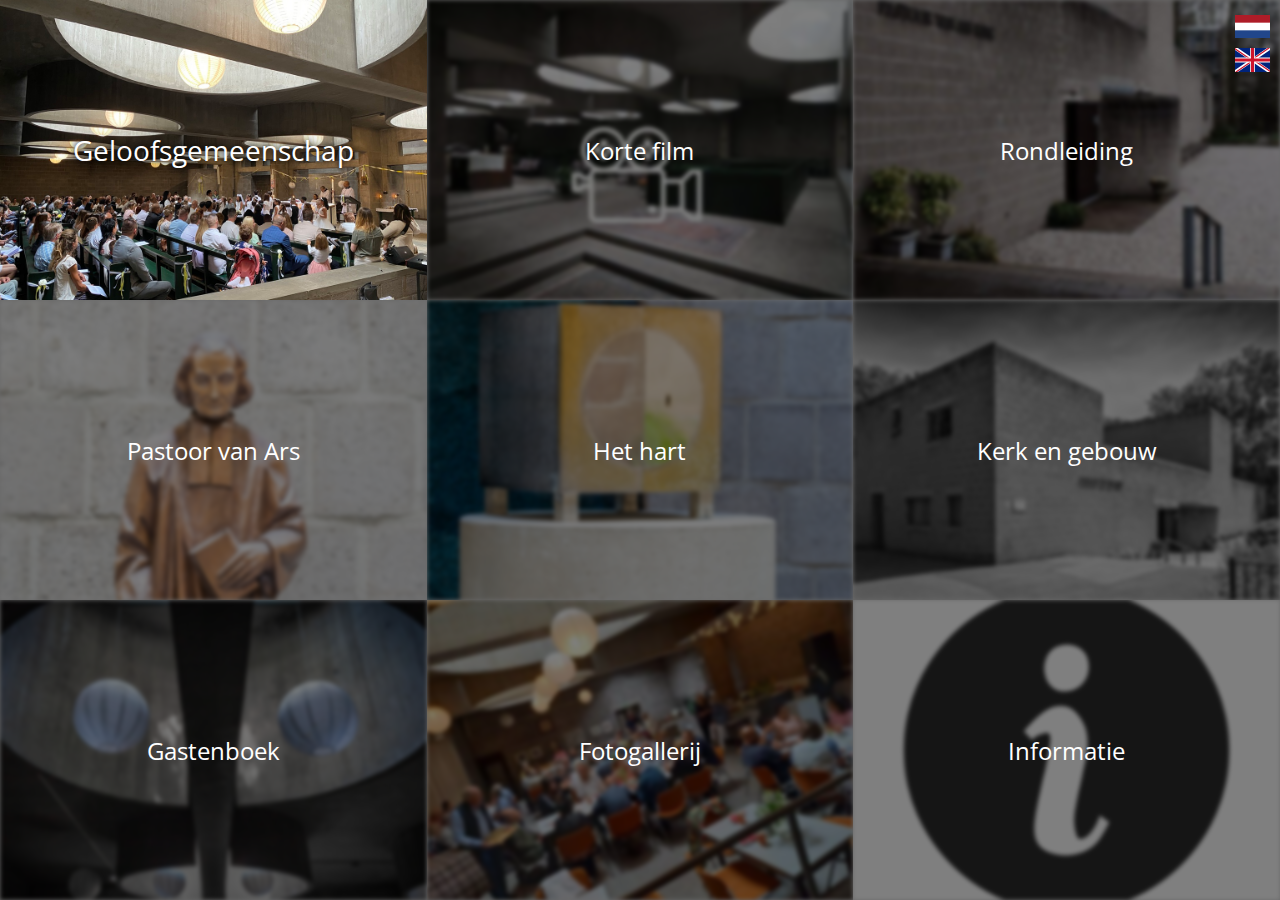
<file: index.html>
<!doctype html>
<html lang="en">
    <head>
        <meta charset="UTF-8" />
        <meta name="viewport" content="width=device-width, initial-scale=1.0" />
        <!-- Favicon -->
        <link rel="icon" type="image/png" href="/favicon/favicon-96x96.png" sizes="96x96" />
        <link rel="icon" type="image/svg+xml" href="/favicon/favicon.svg" />
        <link rel="shortcut icon" href="/favicon/favicon.ico" />
        <link rel="apple-touch-icon" sizes="180x180" href="/favicon/apple-touch-icon.png" />
        <meta name="apple-mobile-web-app-title" content="Arskerk" />
        <link rel="manifest" href="/favicon/site.webmanifest" />
        <!-- End favicon -->
        <link rel="stylesheet" href="styles.css" />
        <title id="page-title"></title>
        <script src="script.js" defer></script>

        <meta name="description" content="Lees over de bijzondere architectuur van de Pastoor van Arskerk in Kijkduin (Den Haag) en ontmoet de geloofsgemeenschap die er elke zondag de H. Mis viert. Schrijf u in voor een rondleiding, of lees ervaringen van bezoekers." />
        <meta name="author" content="Stichting Vrienden van de Pastoor van Ars" />

        <!-- Google / Search Engine Tags -->
        <meta itemprop="name" content="Pastoor van Ars Kijkduin" />
        <meta
            itemprop="description"
            content="Lees over de bijzondere architectuur van de Pastoor van Arskerk in Kijkduin (Den Haag) en ontmoet de geloofsgemeenschap die er elke zondag de H. Mis viert. Schrijf u in voor een rondleiding, of lees ervaringen van bezoekers." />
        <meta itemprop="image" content="https://pastoorvanarskijkduin.nl/images/link_preview.jpg" />

        <meta prefix="og: http://ogp.me/ns#" property="og:title" content="Pastoor van Ars Kijkduin" />
        <meta
            prefix="og: http://ogp.me/ns#"
            property="og:description"S
            content="Lees over de bijzondere architectuur van de Pastoor van Arskerk in Kijkduin (Den Haag) en ontmoet de geloofsgemeenschap die er elke zondag de H. Mis viert. Schrijf u in voor een rondleiding, of lees ervaringen van bezoekers." />
        <meta
            prefix="og: http://ogp.me/ns#"
            property="og:image"
            content="https://pastoorvanarskijkduin.nl/images/link_preview.jpg" />
        <meta
            prefix="og: http://ogp.me/ns#"
            property="og:url"
            content="https://pastoorvanarskijkduin.nl/index.html" />
        <meta prefix="og: http://ogp.me/ns#" property="og:type" content="website" />
    </head>
    <body>
        <div class="language-toggle">
            <img src="images/nl-flag.svg" alt="Dutch" id="lang-nl" class="lang-toggle" data-lang="nl" />
            <img src="images/en-flag.svg" alt="English" id="lang-en" class="lang-toggle" data-lang="en" />
        </div>
        <div class="grid-container">
            <a href="community.html" class="grid-item">
                <img src="images/tile_community.jpg" alt="Afbeelding van de geloofsgemeenschap" />
                <div class="overlay">Gemeenschap en vieren</div>
            </a>
            <a href="film.html" class="grid-item">
                <img src="images/tile_film.jpg" alt="Afbeelding van de kerkzaal" />
                <div class="overlay">Korte film</div>
            </a>
            <a href="plan-a-visit.html" class="grid-item">
                <img src="images/tile_tour.jpg" alt="Afbeelding van de entree van de kerk" />
                <div class="overlay">Rondleiding</div>
            </a>
            <a href="pastor-of-ars.html" class="grid-item">
                <img src="images/tile_pastor.jpg" alt="Afbeelding van Pastoor van Ars" />
                <div class="overlay">Pastoor van Ars</div>
            </a>
            <a href="heart.html" class="grid-item">
                <img src="images/tile_heart.jpg" alt="Afbeelding van het tabernakel" />
                <div class="overlay">Het hart</div>
            </a>
            <a href="building.html" class="grid-item">
                <img src="images/tile_building.jpg" alt="Afbeelding van het kerkgebouw" />
                <div class="overlay">Kerk en gebouw</div>
            </a>
            <a href="guestbook.html" class="grid-item">
                <img src="images/tile_guestbook.jpg" alt="Afbeelding van een lichtkoepel" />
                <div class="overlay">Gastenboek</div>
            </a>
            <a href="rent-space.html" class="grid-item">
                <img src="images/tile_verhuur.jpg" alt="Afbeelding van de koffieruimte" />
                <div class="overlay">Riumtes huren</div>
            </a>
            <a href="info.html" class="grid-item">
                <img src="images/tile_info.jpg" alt="Afbeelding van een grote I" />
                <div class="overlay">Informatie</div>
            </a>
        </div>
    </body>
</html>
</file>
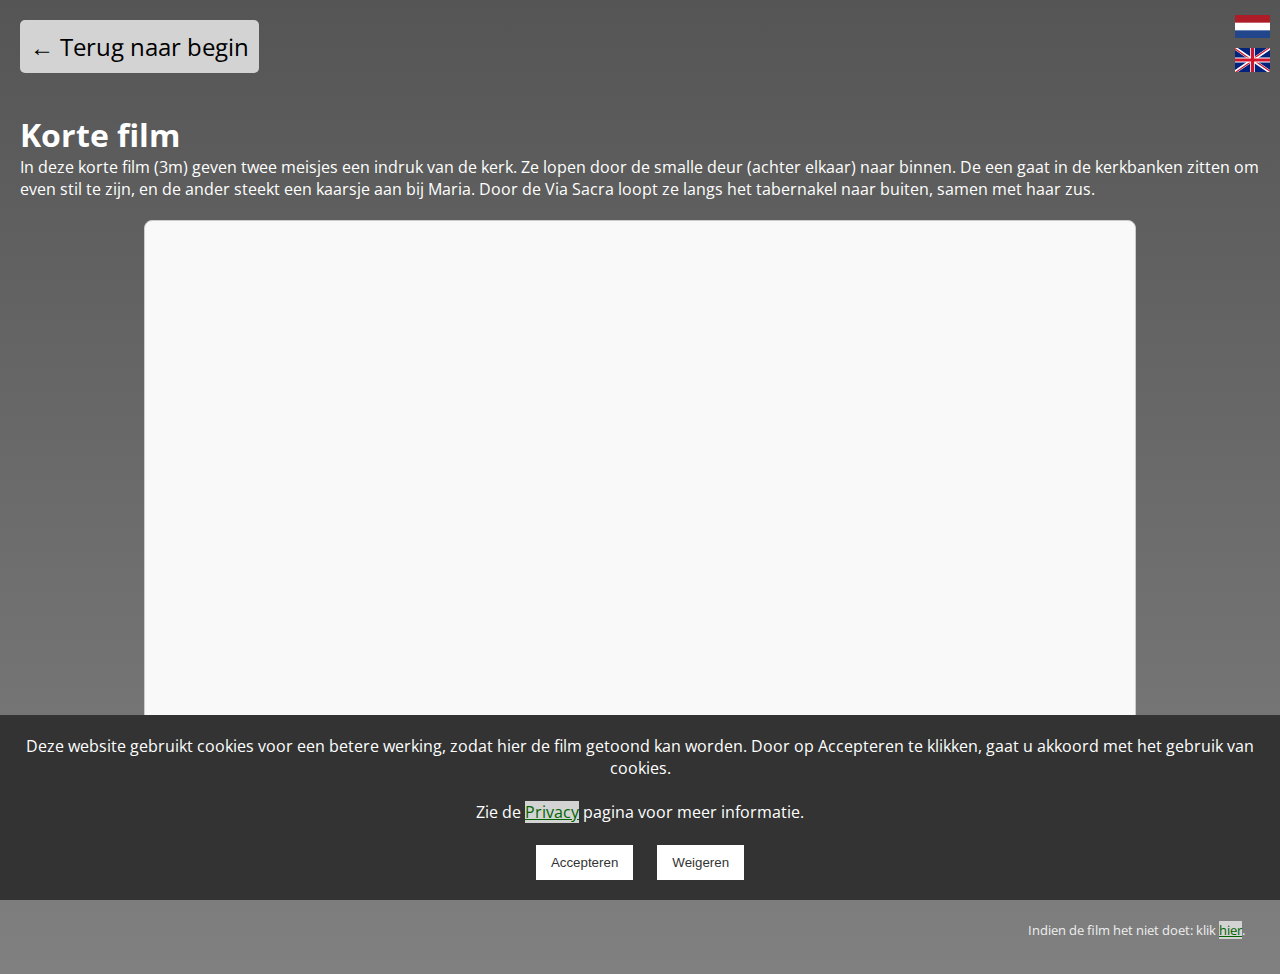
<file: film.html>
<!doctype html>
<html lang="en">

<head>
    <meta charset="UTF-8" />
    <meta name="viewport" content="width=device-width, initial-scale=1.0" />
    <meta http-equiv="Cache-Control" content="no-cache, no-store, must-revalidate" />
    <meta http-equiv="Pragma" content="no-cache" />
    <meta http-equiv="Expires" content="0" />
    <!-- Favicon -->
    <link rel="icon" type="image/png" href="/favicon/favicon-96x96.png" sizes="96x96" />
    <link rel="icon" type="image/svg+xml" href="/favicon/favicon.svg" />
    <link rel="shortcut icon" href="/favicon/favicon.ico" />
    <link rel="apple-touch-icon" sizes="180x180" href="/favicon/apple-touch-icon.png" />
    <meta name="apple-mobile-web-app-title" content="Arskerk" />
    <link rel="manifest" href="/favicon/site.webmanifest" />
    <!-- End favicon -->

    <link rel="stylesheet" href="styles.css" />
    <title id="content-title">Korte film</title>
    <script src="script.js" defer></script>
    <script>
        function loadWistiaScript() {
            const script = document.createElement("script");
            script.src = "https://fast.wistia.com/player.js";
            script.async = true;

            script.onerror = function () {
                document.getElementById("error-message").style.display = "block";
                document.getElementById("wistia-player-div").style.display = "none";
            };

            document.head.appendChild(script);
        }

        // Check if Wistia script can be loaded

        document.addEventListener("DOMContentLoaded", function () {
            const cookieWall = document.getElementById("cookie-wall");
            const acceptButton = document.getElementById("accept-cookies");
            const denyButton = document.getElementById("deny-cookies");

            // Check the user's consent on page load
            const cookieConsent = localStorage.getItem("cookieConsent");

            if (cookieConsent === null) {
                cookieWall.style.display = "block"; // Show cookie wall if no consent is given
            } else if (cookieConsent === "false") {
                cookieWall.style.display = "block"; // Show cookie wall if consent is denied
            } else {
                loadWistiaScript();
            }

            acceptButton.addEventListener("click", function () {
                localStorage.setItem("cookieConsent", "true");
                cookieWall.style.display = "none"; // Hide cookie wall
                loadWistiaScript();
                // Here you can add any logic for loading cookies if consent is granted
            });

            denyButton.addEventListener("click", function () {
                localStorage.setItem("cookieConsent", "false");
                cookieWall.style.display = "none"; // Keep cookie wall visible for reconsideration
                // You can add logic here for handling cookie denial
            });
        });
    </script>

    <!--<script src="https://fast.wistia.com/player.js" async></script> -->
    <script src="https://fast.wistia.com/embed/rifkn82hwr.js" async type="module"></script>

    <style>
        wistia-player[media-id="rifkn82hwr"]:not(:defined) {
            background: center / contain no-repeat url("https://fast.wistia.com/embed/medias/rifkn82hwr/swatch");
            display: block;
            filter: blur(5px);
            padding-top: 56.25%;
        }
    </style>
</head>

<body class="content-page">
    <div class="language-toggle">
        <img src="images/nl-flag.svg" alt="Dutch" id="lang-nl" class="lang-toggle" data-lang="nl" />
        <img src="images/en-flag.svg" alt="English" id="lang-en" class="lang-toggle" data-lang="en" />
    </div>
    <nav>
        <a href="index.html" class="back-arrow" id="back-link">&#8592; Back</a>
    </nav>
    <main>
        <div class="content">
            <h1 id="content-header">Korte film</h1>
            <p id="content-text">In een korte film krijgt u een indruk van de kerk en haar sfeer. Mocht de film niet
                werken, bekijk hem dan via <a href='https://pastoorvanars.wistia.com/medias/rifkn82hwr' target='_blank'
                    rel='noopener noreferrer'>deze link</a>.</p>
            <div id="wistia-player-div" class="wistia-player-container">
                <wistia-player id="video" media-id="rifkn82hwr" seo="false" aspect="1.7777777777777777"></wistia-player>
            </div>
            <div id="error-message" class="review" style="display: none">
                <p id="content-text2">The video could not be played. You can view it directly on the platform:</p>
                <p>
                    <a id="platform-link" href="https://pastoorvanars.wistia.com/medias/rifkn82hwr"
                        target="_blank">link</a>
                </p>
            </div>
            <p id="content-text3">This is the content 2 for the selected item.</p>
            <div class="small-letters">
                <p id="content-text4">cookie message</p>
            </div>
        </div>
    </main>
    <footer>
        <div id="cookie-wall" class="cookie-wall">
            <p>
                Deze website gebruikt cookies voor een betere werking, zodat hier de film getoond kan worden. Door op
                Accepteren te klikken, gaat u akkoord met het gebruik van cookies.<br /><br />Zie de <a
                    href='privacy.html#cookies' target='_blank'>Privacy</a> pagina voor meer informatie. <br /><br />
            </p>
            <button id="accept-cookies">Accepteren</button>
            <button id="deny-cookies">Weigeren</button>
        </div>
    </footer>
</body>

</html>
</file>
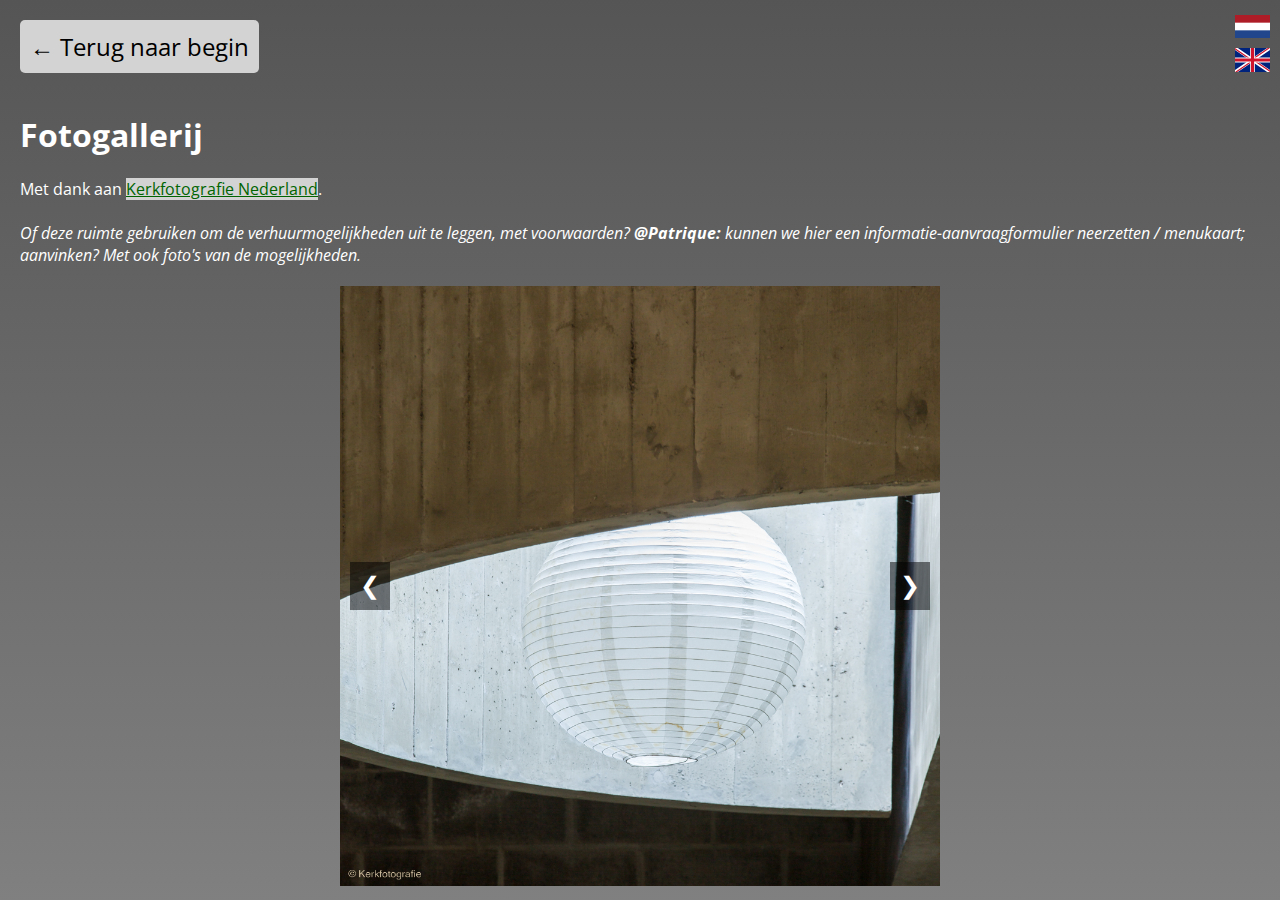
<file: gallery.html>
<!doctype html>
<html lang="en">
<head>
    <meta charset="UTF-8" />
    <meta name="viewport" content="width=device-width, initial-scale=1.0" />
    <meta http-equiv="Cache-Control" content="no-cache, no-store, must-revalidate">
    <meta http-equiv="Pragma" content="no-cache">
    <meta http-equiv="Expires" content="0">
        <!-- Favicon -->
        <link rel="icon" type="image/png" href="/favicon/favicon-96x96.png" sizes="96x96" />
        <link rel="icon" type="image/svg+xml" href="/favicon/favicon.svg" />
        <link rel="shortcut icon" href="/favicon/favicon.ico" />
        <link rel="apple-touch-icon" sizes="180x180" href="/favicon/apple-touch-icon.png" />
        <meta name="apple-mobile-web-app-title" content="Arskerk" />
        <link rel="manifest" href="/favicon/site.webmanifest" />
        <!-- End favicon -->

    <link rel="stylesheet" href="styles.css" />
    <title id="content-title">Content Page</title>
</head>
<body class="content-page">
    <div class="language-toggle">
        <img src="images/nl-flag.svg" alt="Dutch" id="lang-nl" class="lang-toggle" data-lang="nl" />
        <img src="images/en-flag.svg" alt="English" id="lang-en" class="lang-toggle" data-lang="en" />
    </div>
    <a href="index.html" class="back-arrow" id="back-link">&#8592; Terug naar begin</a>
    <div class="content">
        <h1 id="content-header">Content Title</h1>
        <p id="content-text">This is the content for the selected item.</p>
    </div>
    <div class="carousel" id="carousel">
        <button class="prev" id="prevBtn">&#10094;</button>
        <a id="imageLink" href="" target="_blank">
            <img id="carouselImage" src="images/gallery/IM_9911-Pastoor-van-Ars-Den-Haag.jpg" alt="Image Carousel" />
        </a>
        <button class="next" id="nextBtn">&#10095;</button>
    </div>

    <script src="script.js" defer></script>
    <script>
        let currentIndex = 0;
        let images = [];

        // Fetch the JSON file
        fetch("gallery.json")
            .then((response) => response.json())
            .then((data) => {
                images = data.images;
                showImage(currentIndex);
            })
            .catch((error) => console.error("Error fetching the JSON file:", error));

        function showImage(index) {
            const carouselImage = document.getElementById("carouselImage");
            const imageLink = document.getElementById("imageLink");
            const imageSrc = `images/gallery/${images[index]}`; // Set the source of the image
            carouselImage.src = imageSrc;
            imageLink.href = imageSrc; // Update the link to the image
            carouselImage.classList.add("active"); // Add active class to show the image
        }

        function nextImage() {
            currentIndex = (currentIndex + 1) % images.length; // Increment index and wrap around
            showImage(currentIndex); // Show the new image
        }

        function prevImage() {
            currentIndex = (currentIndex - 1 + images.length) % images.length; // Decrement index and wrap around
            showImage(currentIndex); // Show the new image
        }

        document.getElementById("nextBtn").addEventListener("click", nextImage);
        document.getElementById("prevBtn").addEventListener("click", prevImage);
    </script>
</body>
</html>
</file>
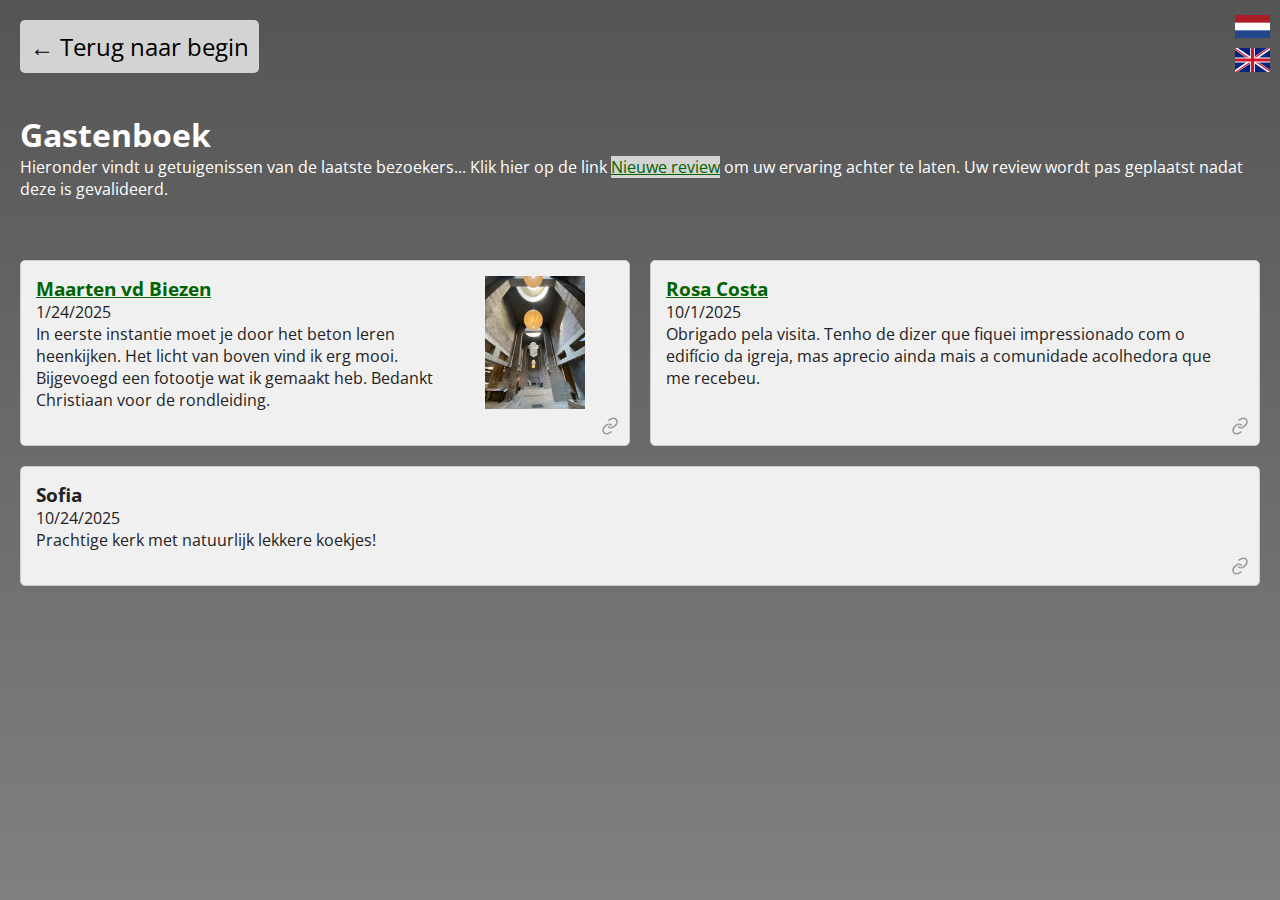
<file: guestbook.html>
<!doctype html>
<html lang="en">
    <head>
        <meta charset="UTF-8" />
        <meta name="viewport" content="width=device-width, initial-scale=1.0" />
        <meta http-equiv="Cache-Control" content="no-cache, no-store, must-revalidate" />
        <meta http-equiv="Pragma" content="no-cache" />
        <meta http-equiv="Expires" content="0" />
        <meta name="description" content="Lees en deel persoonlijke ervaringen van onze bezoekers." />
        <meta name="author" content="Stichting Vrienden van de Pastoor van Ars" />
        <!-- Favicon -->
        <link rel="icon" type="image/png" href="/favicon/favicon-96x96.png" sizes="96x96" />
        <link rel="icon" type="image/svg+xml" href="/favicon/favicon.svg" />
        <link rel="shortcut icon" href="/favicon/favicon.ico" />
        <link rel="apple-touch-icon" sizes="180x180" href="/favicon/apple-touch-icon.png" />
        <meta name="apple-mobile-web-app-title" content="Arskerk" />
        <link rel="manifest" href="/favicon/site.webmanifest" />
        <!-- End favicon -->

        <!-- Google / Search Engine Tags -->
        <meta itemprop="name" content="Pastoor van Ars gastenboek" />
        <meta
            itemprop="description"
            content="Lees en deel persoonlijke ervaringen van bezoekers aan de Pastoor van Arskerk in Den Haag, onderdeel van parochie De Vier Evangelisten." />
        <meta itemprop="image" content="https://test.pastoorvanarskijkduin.nl/images/link_preview.jpg" />

        <meta prefix="og: http://ogp.me/ns#" property="og:title" content="Pastoor van Ars gastenboek" />
        <meta
            prefix="og: http://ogp.me/ns#"
            property="og:description"
            content="Lees en deel persoonlijke ervaringen van bezoekers aan de Pastoor van Arskerk in Den Haag, onderdeel van parochie De Vier Evangelisten." />
        <meta
            prefix="og: http://ogp.me/ns#"
            property="og:image"
            content="https://test.pastoorvanarskijkduin.nl/images/link_preview.jpg" />
        <meta
            prefix="og: http://ogp.me/ns#"
            property="og:url"
            content="https://test.pastoorvanarskijkduin.nl/guestbook.html" />
        <meta prefix="og: http://ogp.me/ns#" property="og:type" content="website" />

        <link rel="stylesheet" href="styles.css" />
        <title id="content-title">Pastoor van Ars gastenboek</title>
        <script src="script.js"></script>
        <script async src="https://tally.so/widgets/embed.js"></script>
        <script>
            document.addEventListener("DOMContentLoaded", () => {
                /* guestbook loading */

                const params = new URLSearchParams(window.location.search);
                const highlightId = params.get("id");

                fetch("guestbook.json")
                    .then((response) => response.json())
                    .then((data) => {
                        const guestbookDiv = document.getElementById("guestbook");

                        // Highlighted entry first
                        const highlightedEntry = data.find((entry) => entry.Id === highlightId);
                        if (highlightedEntry) {
                            const highlightedDiv = createEntryDiv(highlightedEntry, true);
                            guestbookDiv.appendChild(highlightedDiv);
                        }

                        // Remaining entries
                        data.filter((entry) => entry.Id !== highlightId).forEach((entry) => {
                            const entryDiv = createEntryDiv(entry, false);
                            guestbookDiv.appendChild(entryDiv);
                        });
                    });
            });

            function createEntryDiv(entry, isHighlighted) {
                const entryDiv = document.createElement("div");
                const textDiv = document.createElement("div");
                textDiv.classList.add("review-content");

                entryDiv.classList.add("review");
                if (isHighlighted) {
                    entryDiv.classList.add("highlighted-review");
                }

                const nameElement = document.createElement("h3");
                nameElement.classList.add("review-name");

                if (entry.URL) {
                    const link = document.createElement("a");
                    link.href = entry.URL;
                    link.textContent = entry.Name;
                    link.target = "_blank";
                    link.classList.add("review-link");
                    nameElement.appendChild(link);
                } else {
                    nameElement.textContent = entry.Name;
                }

                const dateElement = document.createElement("p");
                dateElement.classList.add("review-date");
                dateElement.textContent = new Date(entry.Date).toLocaleDateString();

                const commentElement = document.createElement("p");
                commentElement.classList.add("review-comment");
                commentElement.textContent = entry.Description;

                textDiv.appendChild(nameElement);
                textDiv.appendChild(dateElement);
                textDiv.appendChild(commentElement);

                if (entry.URL && entry.URL.includes("linkedin.com/in/") && isHighlighted) {
                    const pageUrl = `https://test.pastoorvanarskijkduin.nl/guestbook.html?id=${entry.Id}`;
                    const shareUrl = `https://www.linkedin.com/shareArticle/?mini=true&url=${encodeURIComponent(pageUrl)}`;

                    const shareLink = document.createElement("a");
                    shareLink.href = shareUrl;
                    shareLink.textContent = "Deel op LinkedIn";
                    shareLink.target = "_blank";
                    shareLink.classList.add("linkedin-share-button");

                    textDiv.appendChild(shareLink);
                }
                entryDiv.appendChild(textDiv);

                if (entry.Thumbnail) {
                    const imgElement = document.createElement("img");

                    imgElement.src = entry.Thumbnail;
                    imgElement.alt = entry.Name;
                    imgElement.className = "thumbnail";

                    // Add click event to open full image in modal
                    imgElement.addEventListener("click", () => {
                        openImageModal(entry.Image);
                    });

                    entryDiv.appendChild(imgElement);
                }

                /* --- Permalink (chain icon) --- */
                const permalink = document.createElement("a");
                permalink.className = "permalink";
                permalink.href = `guestbook.html?id=${encodeURIComponent(entry.Id)}`;
                permalink.setAttribute("aria-label", "Kopiëren of delen van link naar dit gastboek-item");
                permalink.title = "Link naar dit item";
                permalink.rel = "noopener";
                permalink.addEventListener("click", (e) => {
                    // Optional: if you want to copy the URL on click, uncomment below:
                    // e.preventDefault();
                    // navigator.clipboard.writeText(permalink.href).then(() => {
                    //   // brief visual feedback could be added here
                    // });
                });
                /* Screen reader text to describe the icon */
                const sr = document.createElement("span");
                sr.className = "sr-only";
                sr.textContent = "Permalink naar dit gastboek-item";
                permalink.appendChild(sr);

                entryDiv.appendChild(permalink);

                return entryDiv;
            }

            function openImageModal(imageSrc) {
                const modal = document.createElement("div");
                modal.className = "image-modal-guestbook ";
                //modal.title = "Klik om te sluiten";

                const fullImage = document.createElement("img");
                fullImage.src = imageSrc;
                fullImage.className = "modal-image-guestbook ";

                modal.appendChild(fullImage);
                document.body.appendChild(modal);

                // Close modal on click
                modal.addEventListener("click", () => {
                    document.body.removeChild(modal);
                });
            }
        </script>
    </head>

    <body class="content-page">
        <div class="language-toggle">
            <img src="images/nl-flag.svg" alt="Dutch" id="lang-nl" class="lang-toggle" data-lang="nl" />
            <img src="images/en-flag.svg" alt="English" id="lang-en" class="lang-toggle" data-lang="en" />
        </div>
        <a href="index.html" class="back-arrow" id="back-link">&#8592; Back</a>
        <div class="content">
            <h1 id="content-header">Gastenboek</h1>
            <p id="content-text">Lees ervaringen van bezoekers of laat zelf een bericht achter in het gastenboek. </p>
        </div>
        <div class="content">
            <div class="reviews-container" id="guestbook"></div>
        </div>
    </body>
</html>
</file>
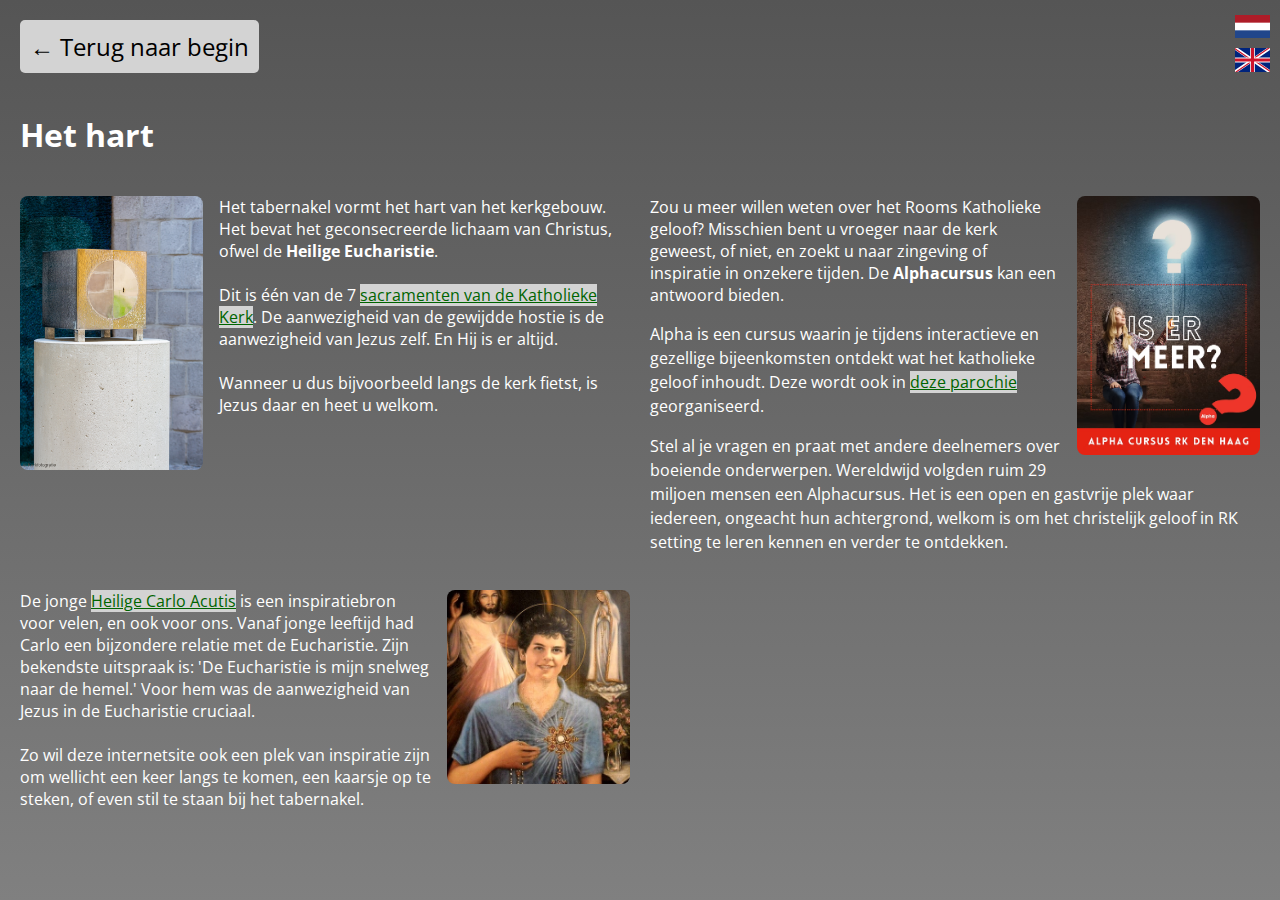
<file: heart.html>
<!doctype html>
<html lang="nl">

<head>
    <meta charset="UTF-8" />
    <meta name="viewport" content="width=device-width, initial-scale=1.0" />
    <meta http-equiv="Cache-Control" content="no-cache, no-store, must-revalidate">
    <meta http-equiv="Pragma" content="no-cache">
    <meta http-equiv="Expires" content="0">
        <!-- Favicon -->
        <link rel="icon" type="image/png" href="/favicon/favicon-96x96.png" sizes="96x96" />
        <link rel="icon" type="image/svg+xml" href="/favicon/favicon.svg" />
        <link rel="shortcut icon" href="/favicon/favicon.ico" />
        <link rel="apple-touch-icon" sizes="180x180" href="/favicon/apple-touch-icon.png" />
        <meta name="apple-mobile-web-app-title" content="Arskerk" />
        <link rel="manifest" href="/favicon/site.webmanifest" />
        <!-- End favicon -->

    <link rel="stylesheet" href="styles.css" />
    <title id="content-title">Content Page</title>
    <script src="script.js" defer></script>
</head>

<body class="content-page">
    <div class="language-toggle">
        <img src="images/nl-flag.svg" alt="Dutch" id="lang-nl" class="lang-toggle" data-lang="nl" />
        <img src="images/en-flag.svg" alt="English" id="lang-en" class="lang-toggle" data-lang="en" />
    </div>
    <nav>
        <a href="index.html" class="back-arrow" id="back-link">&#8592; Terug naar begin</a>
    </nav>
    <header>
        <div class="content">
            <h1 id="content-header">Het hart</h1>
        </div>
    </header>
    <main class="multi-col">
        <section class="column-section">
            <div class="column right-column">
                <img id="vert-image2" src="images/tabernacle_tall.jpg" alt="Foto van het tabernakel."
                    class="wrap-image-left" />
                <p id="content-text">Het tabernakel vormt het hart van de kerk en bevat de Heilige Eucharistie. De jonge heilige Carlo Acutis inspireert velen; meer over hem op <a href='https://stichting-acutis.nl/' target='_blank' rel='noopener noreferrer'>stichting-acutis.nl</a>. Wie het geloof verder wil ontdekken kan deelnemen aan de Alphacursus in Den Haag: <a href='https://www.rkparochiedevierevangelisten.nl/alphacursus' target='_blank' rel='noopener noreferrer'>meer informatie</a>.</p>
            </div>
        </section>
        <section class="column-section">
            <div class="column right-column">
                <img id="vert-image3" src="images/alpha_cursus.avif" alt="Flyer over de Alpha cursus met de slogan: Is er meer?"
                    class="wrap-image-right" />
                <p id="content-text3"></p>
            </div>
        </section>
        <section class="column-section">
            <div class="column right-column">
                <img id="vert-image" src="images/carlo.jpg" alt="Afbeelding van de H. Carlo Acutis met een monstrans en rozenkrans." class="wrap-image-right" />
                <p id="content-text2"></p>
            </div>
        </section>
    </main>
</body>

</html>
</file>
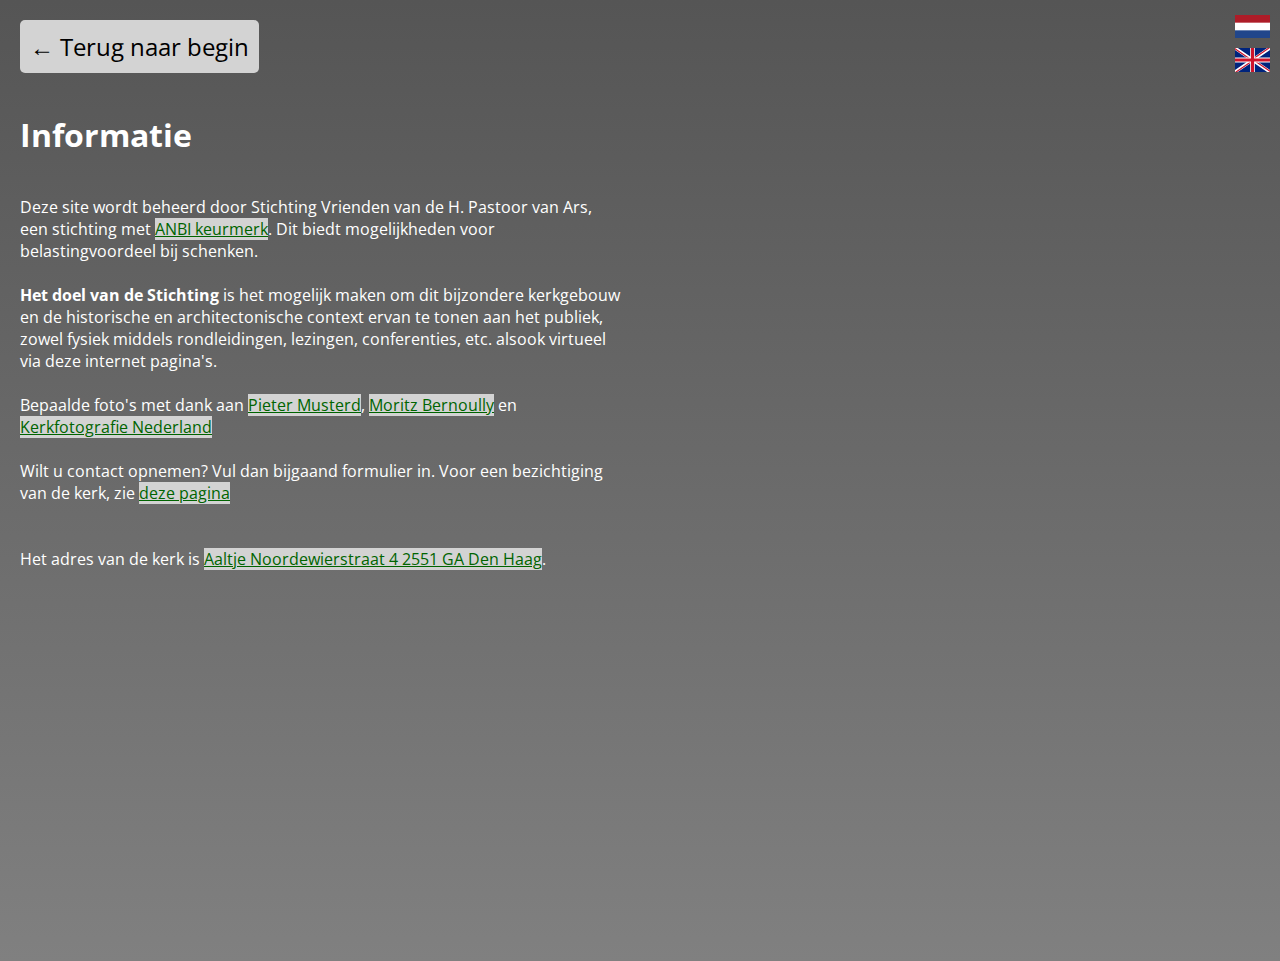
<file: info.html>
<!doctype html>
<html lang="nl">

<head>
    <meta charset="UTF-8" />
    <meta name="viewport" content="width=device-width, initial-scale=1.0" />
    <meta http-equiv="Cache-Control" content="no-cache, no-store, must-revalidate" />
    <meta http-equiv="Pragma" content="no-cache" />
    <meta http-equiv="Expires" content="0" />
    <!-- Favicon -->
    <link rel="icon" type="image/png" href="/favicon/favicon-96x96.png" sizes="96x96" />
    <link rel="icon" type="image/svg+xml" href="/favicon/favicon.svg" />
    <link rel="shortcut icon" href="/favicon/favicon.ico" />
    <link rel="apple-touch-icon" sizes="180x180" href="/favicon/apple-touch-icon.png" />
    <meta name="apple-mobile-web-app-title" content="Arskerk" />
    <link rel="manifest" href="/favicon/site.webmanifest" />
    <!-- End favicon -->

    <link rel="stylesheet" href="styles.css" />
    <title id="content-title">Informatie</title>
    <script src="script.js" defer></script>
</head>

<body class="content-page">
    <div class="language-toggle">
        <img src="images/nl-flag.svg" alt="Dutch" id="lang-nl" class="lang-toggle" data-lang="nl" />
        <img src="images/en-flag.svg" alt="English" id="lang-en" class="lang-toggle" data-lang="en" />
    </div>
    <nav>
        <a href="index.html" class="back-arrow" id="back-link">&#8592; Terug naar begin</a>
    </nav>
    <header>
        <div class="content">
            <h1 id="content-header">Informatie</h1>
        </div>
    </header>
    <main>
        <section class="column-section">
            <div class="column right-column">
                <div class="content">
                    <p id="content-text">Deze site wordt beheerd door vrijwilligers van de Pastoor van Arskerk gemeenschap. 
                        Foto's zijn o.a. van Pieter Musterd en Kerkfotografie Nederland. Voor contact of
                        bezichtiging: zie <a href='plan-a-visit.html'>deze pagina</a>. Adres van de kerk: <a
                            href='https://maps.app.goo.gl/Ez9vqpUgdPTUFo8k7' target='_blank'
                            rel='noopener noreferrer'>Aaltje Noordewierstraat 4, Den Haag</a>.</p>

                    <br />
                    <br />
                    <div class="hidden-on-small">
                        <iframe title="map"
                            src="https://www.google.com/maps/embed?pb=!1m18!1m12!1m3!1d4905.961737740006!2d4.231377999999999!3d52.061872!2m3!1f0!2f0!3f0!3m2!1i1024!2i768!4f13.1!3m3!1m2!1s0x47c5b1a58e8b9be5%3A0x59f6ba438d2c1609!2sPastoor%20van%20Arskerk!5e0!3m2!1snl!2snl!4v1758566737173!5m2!1snl!2snl"
                            style="border: 0; width: 100%; height: 300px" allowfullscreen="" loading="lazy"
                            referrerpolicy="no-referrer-when-downgrade"></iframe>
                    </div>
                </div>

            </div>
            <div class="column left-column">
                <div class="content">
                    <!--<div class="form" style="background-color: #f9f9f9">-->
                    <div class="form">
                        <iframe
                            data-tally-src="https://tally.so/embed/3NeyQp?alignLeft=1&hideTitle=1&transparentBackground=1&dynamicHeight=1"
                            loading="lazy" width="100%" height="100" frameborder="0" marginheight="0" marginwidth="0"
                            title="Contact form / contactformulier"></iframe>
                    </div>
                </div>
            </div>
        </section>
    </main>
    <script>
        var d = document,
            w = "https://tally.so/widgets/embed.js",
            v = function () {
                "undefined" != typeof Tally
                    ? Tally.loadEmbeds()
                    : d.querySelectorAll("iframe[data-tally-src]:not([src])").forEach(function (e) {
                        e.src = e.dataset.tallySrc;
                    });
            };
        if ("undefined" != typeof Tally) v();
        else if (d.querySelector('script[src="' + w + '"]') == null) {
            var s = d.createElement("script");
            (s.src = w), (s.onload = v), (s.onerror = v), d.body.appendChild(s);
        }
    </script>
</body>

</html>
</file>
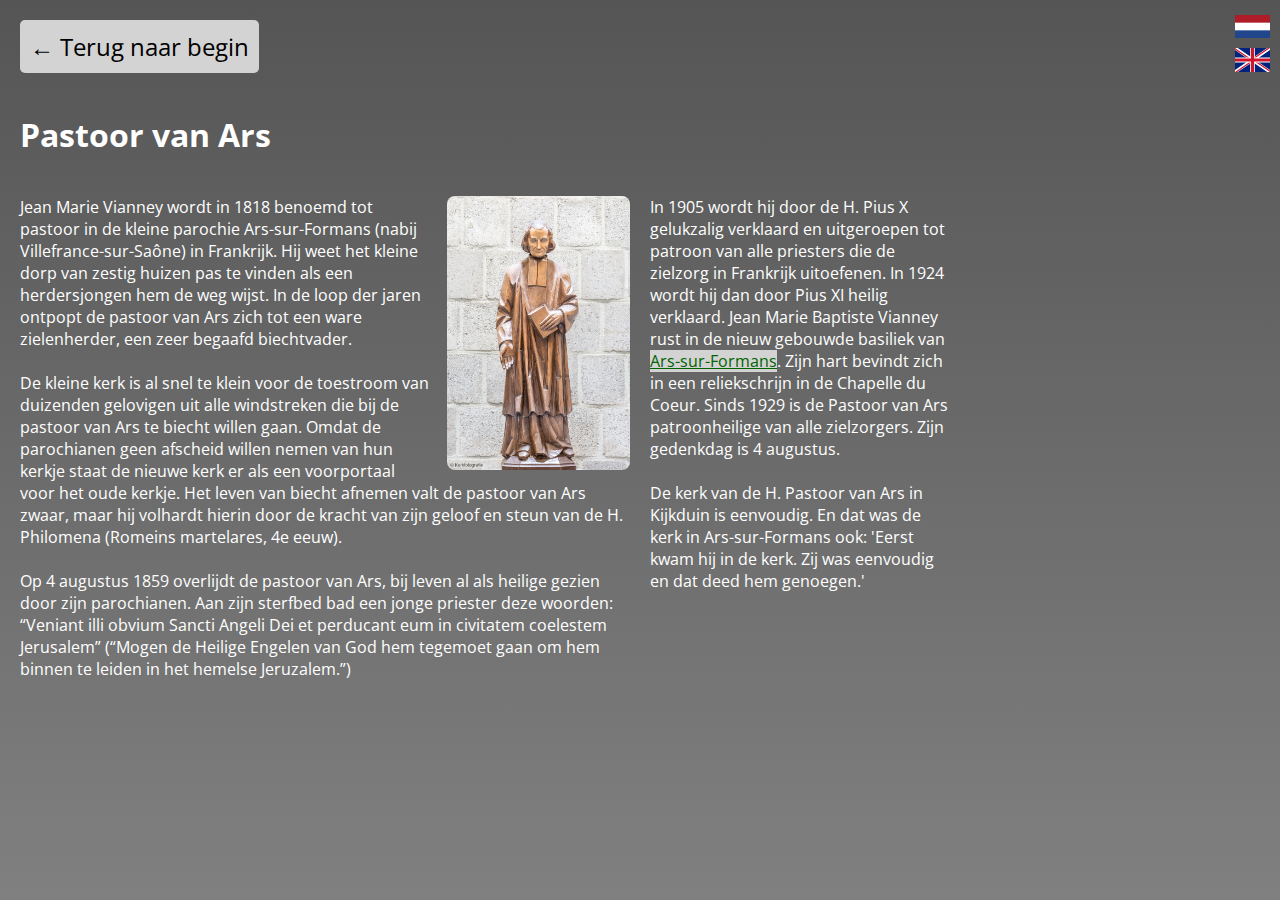
<file: pastor-of-ars.html>
<!doctype html>
<html lang="nl">

<head>
    <meta charset="UTF-8" />
    <meta name="viewport" content="width=device-width, initial-scale=1.0" />
    <meta http-equiv="Cache-Control" content="no-cache, no-store, must-revalidate" />
    <meta http-equiv="Pragma" content="no-cache" />
    <meta http-equiv="Expires" content="0" />
    <!-- Favicon -->
    <link rel="icon" type="image/png" href="/favicon/favicon-96x96.png" sizes="96x96" />
    <link rel="icon" type="image/svg+xml" href="/favicon/favicon.svg" />
    <link rel="shortcut icon" href="/favicon/favicon.ico" />
    <link rel="apple-touch-icon" sizes="180x180" href="/favicon/apple-touch-icon.png" />
    <meta name="apple-mobile-web-app-title" content="Arskerk" />
    <link rel="manifest" href="/favicon/site.webmanifest" />
    <!-- End favicon -->

    <link rel="stylesheet" href="styles.css" />
    <title id="content-title">Content Page</title>
    <script src="script.js" defer></script>
</head>

<body class="content-page">
    <div class="language-toggle">
        <img src="images/nl-flag.svg" alt="Dutch" id="lang-nl" class="lang-toggle" data-lang="nl" />
        <img src="images/en-flag.svg" alt="English" id="lang-en" class="lang-toggle" data-lang="en" />
    </div>
    <nav>
        <a href="index.html" class="back-arrow" id="back-link">&#8592; Terug naar begin</a>
    </nav>
    <header>
        <div class="content">
            <h1 id="content-header">Pastoor van Ars</h1>
        </div>
    </header>
    <main class="multi-col">
        <section class="column-section">
            <div class="column right-column">
                <img id="vert-image2" src="images/vert-pastor.jpg"
                    alt="Verticale foto van het beeld van de Pastoor van Ars wat in de kerk staat."
                    class="wrap-image-right" />

                <p id="content-text">Jean Marie Vianney, de Pastoor van Ars, was een toegewijde priester en geliefd
                    biechtvader. Zijn eenvoudige kerk groeide uit tot een bedevaartsoord. Hij werd in 1924 heilig
                    verklaard. Zijn basiliek bevindt zich in <a href='https://maps.app.goo.gl/w7LCMVWCzTrYaPtP8'
                        target='_blank' rel='noopener noreferrer'>Ars-sur-Formans</a>.</p>
            </div>
        </section>
        <section class="column-section">
            <div class="column right-column">
                <p id="content-text2"></p>
            </div>
            <div class="column left-column">
                <iframe title="map"
                    src="https://www.google.com/maps/embed?pb=!1m18!1m12!1m3!1d88702.8723018682!2d4.68869202156483!3d45.991932891486975!2m3!1f0!2f0!3f0!3m2!1i1024!2i768!4f13.1!3m3!1m2!1s0x47f49a2b873bf89d%3A0x408ab2ae4c21790!2s01480%20Ars-sur-Formans%2C%20France!5e0!3m2!1sen!2snl!4v1758447348685!5m2!1sen!2snl"
                    style="border: 0; width: 100%; height: 300px" allowfullscreen="" loading="lazy"
                    referrerpolicy="no-referrer-when-downgrade"></iframe>
            </div>
        </section>
    </main>
</body>

</html>
</file>
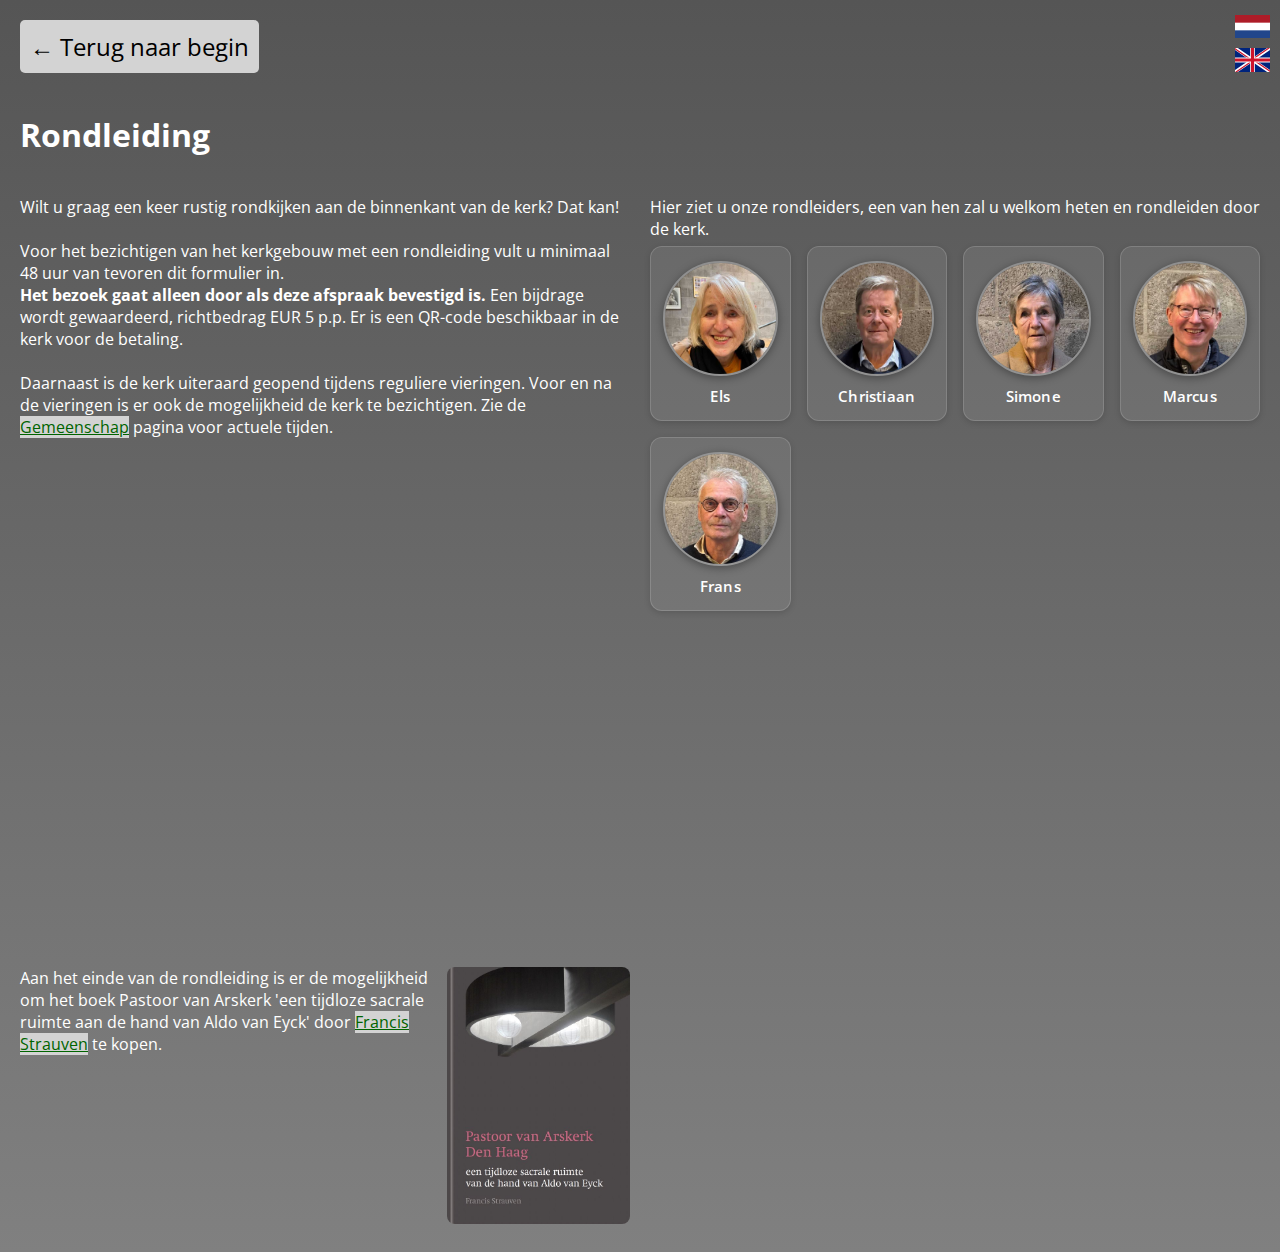
<file: plan-a-visit.html>
<!doctype html>
<html lang="en">

<head>
    <meta charset="UTF-8" />
    <meta name="viewport" content="width=device-width, initial-scale=1.0" />
    <meta http-equiv="Cache-Control" content="no-cache, no-store, must-revalidate" />
    <meta http-equiv="Pragma" content="no-cache" />
    <meta http-equiv="Expires" content="0" />
    <link rel="stylesheet" href="styles.css" />
    <!-- Favicon -->
    <link rel="icon" type="image/png" href="/favicon/favicon-96x96.png" sizes="96x96" />
    <link rel="icon" type="image/svg+xml" href="/favicon/favicon.svg" />
    <link rel="shortcut icon" href="/favicon/favicon.ico" />
    <link rel="apple-touch-icon" sizes="180x180" href="/favicon/apple-touch-icon.png" />
    <meta name="apple-mobile-web-app-title" content="Arskerk" />
    <link rel="manifest" href="/favicon/site.webmanifest" />
    <!-- End favicon -->

    <title id="content-title">Content Page</title>
    <script src="script.js" defer></script>
</head>

<body class="content-page">
    <div class="language-toggle">
        <img src="images/nl-flag.svg" alt="Dutch" id="lang-nl" class="lang-toggle" data-lang="nl" />
        <img src="images/en-flag.svg" alt="English" id="lang-en" class="lang-toggle" data-lang="en" />
    </div>
    <nav>
        <a href="index.html" class="back-arrow" id="back-link">&#8592; Back</a>
    </nav>
    <header>
        <div class="content">
            <h1 id="content-header">Rondleiding</h1>
        </div>
    </header>
    <main class="multi-col">
        <section class="column-section">
            <div class="column right-column">
                <p id="content-text">Maak een afspraak voor een rondleiding door het kerkgebouw. Het formulier vindt u
                    op de site. Na afloop is een boek van Francis Strauven verkrijgbaar. Voor actuele tijden van
                    vieringen zie de pagina <a href='community.html'>Gemeenschap</a>.</p>
                <br />

                <div class="form">
                    <iframe
                        data-tally-src="https://tally.so/embed/mekbOx?alignLeft=1&hideTitle=1&transparentBackground=1&dynamicHeight=1"
                        loading="lazy" width="100%" height="482" frameborder="0" marginheight="0" marginwidth="0"
                        title="Ars Guided Tour"></iframe>
                    <script>
                        var d = document,
                            w = "https://tally.so/widgets/embed.js",
                            v = function () {
                                "undefined" != typeof Tally
                                    ? Tally.loadEmbeds()
                                    : d.querySelectorAll("iframe[data-tally-src]:not([src])").forEach(function (e) {
                                        e.src = e.dataset.tallySrc;
                                    });
                            };
                        if ("undefined" != typeof Tally) v();
                        else if (d.querySelector('script[src="' + w + '"]') == null) {
                            var s = d.createElement("script");
                            (s.src = w), (s.onload = v), (s.onerror = v), d.body.appendChild(s);
                        }
                    </script>
                </div>
            </div>
        </section>
        <section class="column-section">
            <div class="column right-column">
                <p id="content-text3">Your guides:</p>
                <div class="guides">
                    <figure class="guide-card">
                        <img src="images/guides/photo_els.jpg" alt="Portret van Els" class="guide-photo"
                            loading="lazy" />
                        <figcaption class="guide-name">Els</figcaption>
                    </figure>

                    <figure class="guide-card">
                        <img src="images/guides/photo_christiaan.jpg" alt="Portret van Christiaan" class="guide-photo"
                            loading="lazy" />
                        <figcaption class="guide-name">Christiaan</figcaption>
                    </figure>

                    <figure class="guide-card">
                        <img src="images/guides/photo_simone.jpg" alt="Portret van Simone" class="guide-photo"
                            loading="lazy" />
                        <figcaption class="guide-name">Simone</figcaption>
                    </figure>

                    <figure class="guide-card">
                        <img src="images/guides/photo_marcus.jpg" alt="Portret van Marcus" class="guide-photo"
                            loading="lazy" />
                        <figcaption class="guide-name">Marcus</figcaption>
                    </figure>

                    <figure class="guide-card">
                        <img src="images/guides/photo_frans.jpg" alt="Portret van Frans" class="guide-photo"
                            loading="lazy" />
                        <figcaption class="guide-name">Frans</figcaption>
                    </figure>
                </div>
            </div>
        </section>
        <section class="column-section">
            <div class="column right-column">
                <img src="images/book.jpg" alt="Image of a book" class="wrap-image-right" />
                <p id="content-text2"></p>
            </div>
        </section>
    </main>
</body>

</html>
</file>
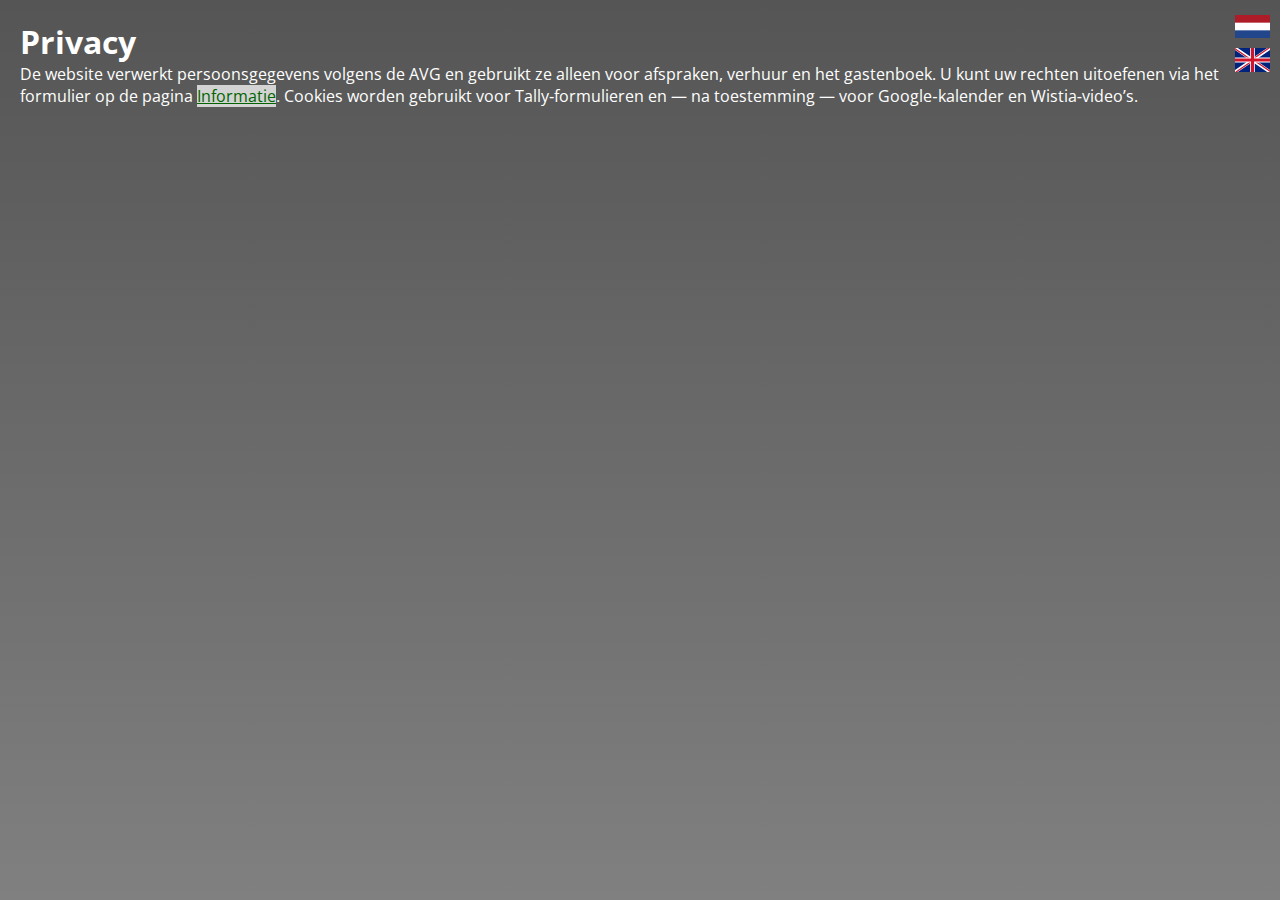
<file: privacy.html>
<!doctype html>
<html lang="nl">

<head>
    <meta charset="UTF-8" />
    <meta name="viewport" content="width=device-width, initial-scale=1.0" />
    <meta http-equiv="Cache-Control" content="no-cache, no-store, must-revalidate" />
    <meta http-equiv="Pragma" content="no-cache" />
    <meta http-equiv="Expires" content="0" />
    <!-- Favicon -->
    <link rel="icon" type="image/png" href="/favicon/favicon-96x96.png" sizes="96x96" />
    <link rel="icon" type="image/svg+xml" href="/favicon/favicon.svg" />
    <link rel="shortcut icon" href="/favicon/favicon.ico" />
    <link rel="apple-touch-icon" sizes="180x180" href="/favicon/apple-touch-icon.png" />
    <meta name="apple-mobile-web-app-title" content="Arskerk" />
    <link rel="manifest" href="/favicon/site.webmanifest" />
    <!-- End favicon -->

    <link rel="stylesheet" href="styles.css" />
    <title id="content-title">Content Page</title>
    <script src="script.js" defer></script>
</head>

<body class="content-page">
    <div class="language-toggle">
        <img src="images/nl-flag.svg" alt="Dutch" id="lang-nl" class="lang-toggle" data-lang="nl" />
        <img src="images/en-flag.svg" alt="English" id="lang-en" class="lang-toggle" data-lang="en" />
    </div>
    <main>
        <div class="content">
            <h1 id="content-header">Privacy</h1>
            <p id="content-text">De website verwerkt persoonsgegevens volgens de AVG en gebruikt ze alleen voor
                afspraken, verhuur en het gastenboek. U kunt uw rechten uitoefenen via het formulier op de pagina <a
                    href='info.html'>Informatie</a>. Cookies worden gebruikt voor Tally‑formulieren en — na toestemming
                — voor Google‑kalender en Wistia‑video’s.</p>
            <p id="cookies" />
            <p id="content-text2"></p>
        </div>
    </main>
</body>

</html>
</file>
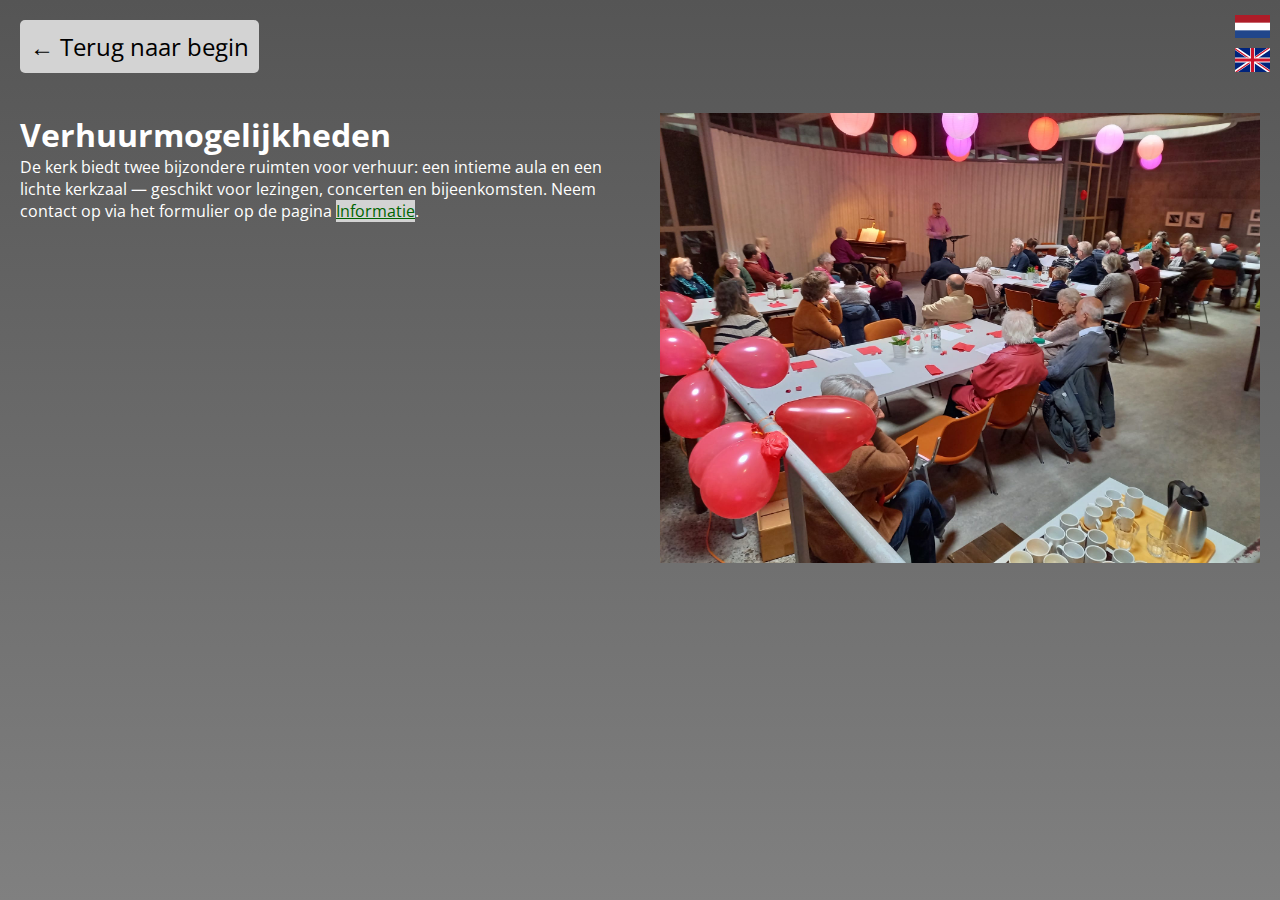
<file: rent-space.html>
<!doctype html>
<html lang="nl">

<head>
    <meta charset="UTF-8" />
    <meta name="viewport" content="width=device-width, initial-scale=1.0" />
    <meta http-equiv="Cache-Control" content="no-cache, no-store, must-revalidate">
    <meta http-equiv="Pragma" content="no-cache">
    <meta http-equiv="Expires" content="0">
    <!-- Favicon -->
    <link rel="icon" type="image/png" href="/favicon/favicon-96x96.png" sizes="96x96" />
    <link rel="icon" type="image/svg+xml" href="/favicon/favicon.svg" />
    <link rel="shortcut icon" href="/favicon/favicon.ico" />
    <link rel="apple-touch-icon" sizes="180x180" href="/favicon/apple-touch-icon.png" />
    <meta name="apple-mobile-web-app-title" content="Arskerk" />
    <link rel="manifest" href="/favicon/site.webmanifest" />
    <!-- End favicon -->

    <link rel="stylesheet" href="styles.css" />
    <title id="content-title">Mogelijkheden voor huur van vergaderruimte</title>
    <script src="script.js" defer></script>
</head>

<body class="content-page">
    <div class="language-toggle">
        <img src="images/nl-flag.svg" alt="Dutch" id="lang-nl" class="lang-toggle" data-lang="nl" />
        <img src="images/en-flag.svg" alt="English" id="lang-en" class="lang-toggle" data-lang="en" />
    </div>
    <nav>
        <a href="index.html" class="back-arrow" id="back-link">&#8592; Terug naar begin</a>
    </nav>
    <main>
        <section class="column-section">
            <div class="column right-column">
                <div class="content">
                    <h1 id="content-header">Verhuurmogelijkheden</h1>
                    <p id="content-text">De kerk biedt twee bijzondere ruimten voor verhuur: een intieme aula en een
                        lichte kerkzaal — geschikt voor lezingen, concerten en bijeenkomsten. Neem contact op via het
                        formulier op de pagina <a href='info.html'>Informatie</a>.</p>
                </div>
            </div>
            <div class="column left-column">
                <div class="content">
                    <img id="vert-image2" src="images/verhuur1.jpeg" alt="Foto van een verhuur voorbeeld"
                        class="responsive-image" />
                </div>
            </div>
        </section>
    </main>
</body>

</html>
</file>
<file: styles.css>
@import url('https://fonts.googleapis.com/css2?family=Open+Sans:ital,wght@0,300..800;1,300..800&display=swap');

* {
    box-sizing: border-box;
    margin: 0;
    padding: 0;
}

body {
    font-family: 'Open Sans', Arial, sans-serif;
}

#content-text ul,
#content-text2 ul {
  list-style: disc inside;
  margin: 1em 0;
  padding-left: 1.2em;
}

#content-text p,
#content-text2 p,
#content-text3 p {
  margin: 1em 0;
  line-height: 1.5;
}



a {
    color: darkgreen; /* Change hyperlink color to dark green */
    background-color: lightgrey; /* Add light grey background color */
    /*padding: 5px; /* Optional: Add some padding for better appearance */
    /*text-decoration: none;*/ /* Optional: Remove underline from links */
    /*border-radius: 4px; /* Optional: Add rounded corners */
}

a:hover {
    background-color: darkgrey; /* Optional: Change background on hover */
}

.language-toggle {
    position: absolute; /* Position it relative to the nearest positioned ancestor */
    top: 10px; /* Adjust as needed */
    right: 10px; /* Adjust as needed */
    z-index: 1000; /* Ensure it appears above other elements */
    display: flex; /* Use flexbox for layout */
    flex-direction: column; /* Arrange items in a column */
    align-items: flex-end; /* Align items to the right */
}

.language-toggle img {
    width: 35px; /* Set the desired width */
    height: auto; /* Maintain aspect ratio */
    margin: 5px 0; /* Add vertical space between the images */
    cursor: pointer; /* Change cursor to pointer on hover */
}

.grid-container {
    display: grid;
    grid-template-columns: repeat(3, 1fr);
    grid-template-rows: repeat(3, 1fr);
    gap: 0; /* No gap between cells */
    width: 100%;
    height: 100vh; /* Full height of the viewport */
}

.grid-item {
    position: relative; /* Position relative for overlay */
    overflow: hidden; /* Ensures images fit within the grid item */
    /*text-decoration: none; /* Remove underline from links */

    cursor: pointer; /* Change cursor to pointer on hover */
}

.grid-item img {
    width: 100%;
    height: 100%; /* Fill the height of the grid item */
    object-fit: cover; /* Cover the grid item while maintaining aspect ratio */
    display: block; /* Remove bottom space */
    transition: filter 0.3s ease; /* Smooth transition for blur effect */
}

.grid-item img {
    filter: blur(2px); /* Blur effect always applied */
}

.overlay {
    position: absolute;
    top: 0;
    left: 0;
    right: 0;
    bottom: 0;
    display: flex;
    align-items: center;
    justify-content: center;
    background-color: rgba(0, 0, 0, 0.5); /* Semi-transparent background */
    color: white; /* Text color */
    opacity: 1; /* Always visible */
    transition: opacity 0.3s ease; /* Smooth transition for overlay */
    font-size: 1.5em; /* Increase font size - adjust as needed */
    /* text-decoration: underline; /* Add underline to text */
    text-align: center; /* Add this line */
}

.grid-item:hover img {
    filter: blur(0); /* Remove blur effect on hover */
}

.grid-item:hover .overlay {
    /* opacity: 0;  Hide overlay on hover */
    background-color: rgba(0, 0, 0, 0); /* transparent background on hoover*/
    text-shadow: 
    0 0 5px rgba(0, 0, 0, 0.8),
0 0 10px rgba(0, 0, 0, 0.6),
    0 0 20px rgba(0, 0, 0, 0.4),
    0 0 30px rgba(0, 0, 0, 0.2);
font-size: 1.75em;
}

.hidden-on-small {
    display: block; /* Hide on small screens */
}


/* Image that text wraps around */
.wrap-image-left {
    float: left;                 /* or right; depending on your design */
    width: clamp(180px, 30%, 320px);  /* responsive width constraints */
    margin: 0 16px 8px 0;        /* gap between image and text */
    shape-outside: inset(0 round 8px);/* helps smoother wrap */
    border-radius: 8px;          /* nice rounded corners */
}

/* Image that text wraps around */
.wrap-image-right {
    float: right;                 /* or right; depending on your design */
    width: clamp(180px, 30%, 320px);  /* responsive width constraints */
    margin: 0 0 8px 16px;        /* gap between image and text */
    shape-outside: inset(0 round 8px);/* helps smoother wrap */
    border-radius: 8px;          /* nice rounded corners */
}



/* Styles for the multi-column layout */
.multi-col {
    display: grid;
    grid-template-columns: repeat(auto-fill, minmax(500px, 1fr)); /* 300px minimum width per column */
    gap: 20px; /* Space between columns */
    padding: 20px; /* Padding around the grid */
}




/* Clear float at the end of content block to avoid overlap */
.content::after {
    content: "";
    display: block;
    clear: both;
}


/* On large screens, create 2–3 columns */
/*
@media (min-width: 1200px) {
  .multi-col {
    column-count: 2;  
    column-gap: 28px;
  }
}
*/

@media (max-width: 768px) {
    .grid-container {
        grid-template-columns: repeat(2, 1fr); /* 2 columns on smaller screens */
        height: auto; /* Allow height to adjust based on content */
    }
    .column-section {
        flex-direction: column; /* Stack columns vertically */
    }

    .column {
        flex: none; /* Prevent columns from growing */
        width: 100%; /* Make each column take full width */
    }
    .hidden-on-small {
        display: block; /* Show on larger screens */
    }
    
    .wrap-image-left {
        float: none;
        display: block;
        margin: 0 auto 10px 10px;
        width: min(100%, 280px);
        shape-outside: none;
       }
    .wrap-image-right {
        float: none;
        display: block;
        margin: 0 auto 10px 10px;
        width: min(100%, 280px);
        shape-outside: none;
       }
           .grid-item:hover .overlay {
        /* opacity: 0;  Hide overlay on hover */
        background-color: rgba(0, 0, 0, 0);
        /* transparent background on hoover*/
        text-shadow:
            0 0 5px rgba(0, 0, 0, 0.8),
            0 0 10px rgba(0, 0, 0, 0.6),
            0 0 20px rgba(0, 0, 0, 0.4),
            0 0 30px rgba(0, 0, 0, 0.2);
        font-size: 1.5em;
    }
}

@media (max-width: 480px) {
    .grid-container {
         grid-template-columns: repeat(auto-fill, minmax(200px, 1fr)); /* Change to smaller columns */
        height: auto; /* Allow height to adjust based on content */
    }
    .multi-col {
        grid-template-columns: repeat(1, 1fr); /* Ensuring single column on very small screens */
        padding: 20px; /* Reduce padding for a better fit */
    }

        .hidden-on-small {
        display: none; /* Show on larger screens */
    }
}

/* Force 1 column + 16:9 tiles on phones in portrait */
@media (max-width: 768px) and (orientation: portrait) {

  .grid-container {
    grid-template-columns: 1fr;   /* One column */
    height: auto;                 /* Let the layout grow naturally */
  }

  .grid-item {
    aspect-ratio: 16 / 9;         /* Maintain 16:9 height */
    height: auto;                 
  }

  .grid-item img {
    width: 100%;
    height: 100%;
    object-fit: cover;            /* Fill tile without distortion */
  }
}

body.content-page {
  background: linear-gradient(to bottom, #555555 0%, #808080 100%);
  color: #ffffff;
  position: relative;
  min-height: 100vh;
  overflow-x: hidden;
}


.back-arrow {
    display: inline-block;
    margin: 20px; /* Space around the arrow */
    font-size: 1.5em; /* Size of the arrow */
    text-decoration: none; /* Remove underline */
    color: black; /* Color of the arrow */
    background-color: #d3d3d3; /* Light grey background for the top bar */
    padding: 10px; /* Padding around the arrow */
    border-radius: 5px; /* Rounded corners */
}

.content {
    padding: 20px; /* Padding for content */
}

.responsive-image {
    max-width: 100%; /* Ensures the image does not exceed the column width */
    height: auto; /* Maintains the aspect ratio */
}

.column-section {
    display: flex;
    flex-wrap: nowrap; /* Prevent wrapping */
    margin: 0; /* Optional: Add some margin around the section */
    break-inside: avoid;   /* avoid fragmentation */
}

.column {
    flex: 1; /* Each column takes equal space */
    min-width: 300px; /* Set a minimum width to prevent too narrow columns */
    padding: 0; /* Optional: Add some padding inside the columns */
    box-sizing: border-box; /* Ensures padding is included in width */
}

/* popup css */

.popup {
    display: none; /* Hidden by default */
    position: fixed; /* Stay in place */
    z-index: 1000; /* Sit on top */
    left: 0;
    top: 0;
    width: 100%; /* Full width */
    height: 100%; /* Full height */
    overflow: auto; /* Enable scroll if needed */
    background-color: rgba(0, 0, 0, 0.5); /* Black w/ opacity */
}

.popup-content {
    background-color: #fefefe;
    margin: 2% auto; /* 2% from the top and centered */
    padding: 20px;
    border: 1px solid #888;
    width: 80%; /* Could be more or less, depending on screen size */
    max-width: 600px; /* Increased maximum width */
    border-radius: 5px; /* Rounded corners */
}

.close-button {
    color: #aaa;
    float: right;
    font-size: 28px;
    font-weight: bold;
}

.close-button:hover,
.close-button:focus {
    color: black;
    text-decoration: none;
    cursor: pointer;
}

.reviews-container {
    display: flex; /* Use Flexbox for layout */
    flex-wrap: wrap; /* Allow items to wrap to the next line if necessary */
    justify-content: space-between; /* Space between items */
    gap: 20px; /* Optional: Space between reviews */
    margin-top: 20px; /* Space above the reviews container */
}

.review {
    background-color: #f0f0f0; /* Light grey background color */
    border: 1px solid #ccc; /* Optional: Border around each review */
    border-radius: 5px; /* Optional: Rounded corners */
    padding: 15px; /* Padding inside the review */
    flex: 1 1 calc(40% - 20px); /* Allow reviews to grow and shrink, with a base width of 30% */
    box-sizing: border-box; /* Include padding and border in the element's total width */
    color: #222222; /* Light grey text color */
}

.highlighted-review {
    border: 3px solid darkgreen;
    /*background-color: #e6ffe6; /* Slight green tint to stand out */
    padding: 15px;
    border-radius: 5px;
    flex: 1 1 calc(40% - 20px);
    box-sizing: border-box;
    color: #333333;
	background-color: #FFFFFF;
}

.review, .highlighted-review {
    display: flex; /* Add Flexbox to align image and text horizontally */
    flex-direction: row; /* Default: image on left, text on right */
    justify-content: space-between;
    align-items: flex-start;
    border: 1px solid #ccc;
    border-radius: 5px;
    padding: 15px;
    flex: 1 1 calc(40% - 20px);
    box-sizing: border-box;
    color: #222222;
}

.review-content {
    flex: 1; /* Take up remaining space */
    padding-right: 10px; /* Space between text and image */
}


.review-link {
    color: darkgreen;
    text-decoration: underline;
    font-weight: bold;
    background-color: transparent; /* override the light grey background */
}

.linkedin-share-button {
    background-color: #0077b5;
    color: white;
    padding: 6px 10px;
    border-radius: 4px;
    text-decoration: none;
    display: inline-block;
    margin-top: 10px;
}

.linkedin-share-button:hover {
    background-color: #005582;
}

.thumbnail {
    width: 100px; /* Set thumbnail size */
    height: auto;
    margin-right: 10px;
    margin-left: 10px; /* Space between text and image */
    cursor: pointer;
}

/* styles for the image popup in the guestbook entry */
.image-modal-guestbook {
    position: fixed;
    top: 0;
    left: 0;
    width: 100vw;
    height: 100vh;
    background-color: rgba(0, 0, 0, 0.9);
    display: flex;
    justify-content: center;
    align-items: center;
    z-index: 9999;
}

.modal-image-guestbook {
    max-width: 100%;
    max-height: 100%;
    object-fit: contain;
    box-shadow: 0 0 20px rgba(255, 255, 255, 0.3);
}


/* end popup reviews */

/* player */
.wistia-player-container {
    max-width: 80%; /* Set a maximum width for the player */
    margin: 20px auto; /* Center the player with margin on top and bottom */
    padding: 10px; /* Optional: Add padding around the player */
    border: 1px solid #ccc; /* Optional: Add a border for better visibility */
    border-radius: 8px; /* Optional: Rounded corners */
    background-color: #f9f9f9; /* Optional: Light background color */
}

.small-letters {
    

    padding: 15px; /* Padding inside the review */
    flex: 1 1 calc(40% - 20px); /* Allow reviews to grow and shrink, with a base width of 30% */
    box-sizing: border-box; /* Include padding and border in the element's total width */
    color: #EEEEEE; /* Light grey text color */
    font-size: small;
    text-align: right;
}


/* gallery */
.gallery {
    display: flex;
    flex-wrap: wrap;
}
.gallery img {
    width: 200px;
    margin: 10px;
}
.carousel {
    position: relative;
    max-width: 600px;
    margin: auto;
    overflow: hidden;
}

.carousel img {
    width: 100%;
    display: none; /* Hide images by default */
}

.carousel img.active {
    display: block; /* Show the active image */
}

.prev,
.next {
    cursor: pointer;
    position: absolute;
    top: 50%;
    transform: translateY(-50%);
    color: white;
    font-size: 24px;
    background-color: rgba(0, 0, 0, 0.5);
    border: none;
    padding: 10px;
}
.prev {
    left: 10px;
}
.next {
    right: 10px;
}

.cookie-wall {
    position: fixed;
    bottom: 0;
    left: 0;
    right: 0;
    background-color: #333;
    color: white;
    text-align: center;
    padding: 20px;
    display: none; /* Initially hidden */
}
.cookie-wall button {
    margin: 0 10px;
    padding: 10px 15px;
    color: #333;
    background-color: #fff;
    border: none;
    cursor: pointer;
}

/* Styles for the image modal */
.image-modal {
    display: none; /* Initially hidden */
    position: fixed; /* Fixed positioning */
    top: 0; /* Align to the top */
    left: 0; /* Align to the left */
    width: 100%; /* Full width */
    height: 100%; /* Full height */
    background-color: rgba(0, 0, 0, 0.8); /* Semi-transparent background */
    justify-content: center; /* Center content horizontally */
    align-items: center; /* Center content vertically */
    z-index: 1000; /* Ensure it is on top */
}

/* Styles for the close button */
.close-button {
    position: absolute; /* Absolute positioning */
    top: 20px; /* Distance from the top */
    right: 20px; /* Distance from the right */
    font-size: 30px; /* Font size for the close button */
    color: white; /* Button color */
    cursor: pointer; /* Pointer cursor on hover */
    z-index: 1001; /* Ensure it's above other content */
}

.modal-image {
    max-width: 90%; /* Responsive image size */
    max-height: 90%; /* Responsive image size */
}


/* Make the review card a positioning context */
.review,
.highlighted-review {
  position: relative;
}


/* Tunables for the permalink and spacing */
:root {
  --permalink-size: 18px;    /* matches your icon size */
  --permalink-offset: 10px;  /* right/bottom offset you set */
  --permalink-gap: 6px;      /* >= 5px minimum requested */
}


.review,
.highlighted-review {
  position: relative;
  padding-right: calc(var(--permalink-size) + var(--permalink-offset) + var(--permalink-gap));
  padding-bottom: calc(var(--permalink-size) + var(--permalink-offset) + var(--permalink-gap));
}


/* Permalink (chain) icon in the bottom-right corner */
.permalink {
 
    
  position: absolute;
  right: var(--permalink-offset);
  bottom: var(--permalink-offset);
  width: var(--permalink-size);
  height: var(--permalink-size);
  
  display: inline-block;
  opacity: 0.4;              /* subtle by default */
  transition: opacity 0.2s ease, transform 0.2s ease;
  text-decoration: none;
  outline: none;
  /* Use an inline SVG as a background image (no extra file needed) */
  background-image: url("data:image/svg+xml;utf8,  <svg xmlns='http://www.w3.org/2000/svg' viewBox='0 0 24 24' fill='none' stroke='%23111' stroke-width='2' stroke-linecap='round' stroke-linejoin='round'>    <path d='M10 13a5 5 0 0 0 7.07 0l2.83-2.83a5 5 0 1 0-7.07-7.07L10.5 4'/>    <path d='M14 11a5 5 0 0 0-7.07 0L4.1 13.83a5 5 0 1 0 7.07 7.07L13.5 20'/>  </svg>");
  background-size: 18px 18px;
  background-repeat: no-repeat;
  background-position: center center;
  border-radius: 3px;         /* nicer focus outline shape */
    background-color: transparent !important; /* ensures no inherited light-grey background */
}

/* Reveal more strongly on hover/focus/parent hover */
.review:hover .permalink,
.highlighted-review:hover .permalink,
.permalink:focus {
  opacity: 0.9;
  transform: translateY(-1px);
}

/* Keyboard focus ring */
.permalink:focus-visible {
  box-shadow: 0 0 0 2px rgba(0, 128, 0, 0.45);
}

/* Utility to visually hide accessible text but keep it for screen readers */
.sr-only {
  position: absolute !important;
  width: 1px; height: 1px;
  padding: 0; margin: -1px;
  overflow: hidden; clip: rect(0,0,1px,1px);
  white-space: nowrap; border: 0;
}


/* === Guides grid === */
.guides {
  --card-bg: rgba(255,255,255,0.08);          /* reads well on your dark gradient bg */
  --card-border: rgba(255,255,255,0.15);
  --card-shadow: 0 6px 16px rgba(0,0,0,0.25);
  --gap: 16px;

  display: grid;
  grid-template-columns: repeat(auto-fill, minmax(140px, 1fr));
  gap: var(--gap);
  margin-top: 10px;
}

/* Individual card */
.guide-card {
  background: var(--card-bg);
  border: 1px solid var(--card-border);
  border-radius: 12px;
  padding: 14px 12px;
  text-align: center;
  color: #fff;                                 /* your page uses white text */
  box-shadow: 0 2px 6px rgba(0,0,0,0.15);
  transition: transform 160ms ease, box-shadow 160ms ease;
}

/* Respect users who prefer reduced motion */
@media (prefers-reduced-motion: reduce) {
  .guide-card { transition: none; }
}

.guide-card:hover,
.guide-card:focus-within {
  transform: translateY(-2px);
  box-shadow: var(--card-shadow);
}

/* Avatar */
.guide-photo {
  width: 100%;
  aspect-ratio: 1 / 1;                         /* perfect square */
  object-fit: cover;                            /* crop centrally without distortion */
  border-radius: 50%;                           /* circle avatar */
  display: block;
  box-shadow: 0 2px 8px rgba(0,0,0,0.35);
  border: 2px solid rgba(255,255,255,0.25);
}

/* Name */
.guide-name {
  margin-top: 10px;
  font-weight: 600;
  font-size: 0.95rem;
  letter-spacing: 0.2px;
  color: #ffffff;
}

/* Optional: compact variant when nested in your existing multi-col sections */
.column .guides {
  margin-top: 6px;
}

/* Optional: if you ever show long names, clamp lines to avoid stretching card height */
.guide-name {
  display: -webkit-box;
  -webkit-line-clamp: 1;
  -webkit-box-orient: vertical;
  overflow: hidden;
}


.visually-hidden {
  position: absolute;
  width: 1px;
  height: 1px;
  padding: 0;
  margin: -1px;
  overflow: hidden;
  clip: rect(0, 0, 0, 0);
  white-space: nowrap;
}
</file>
